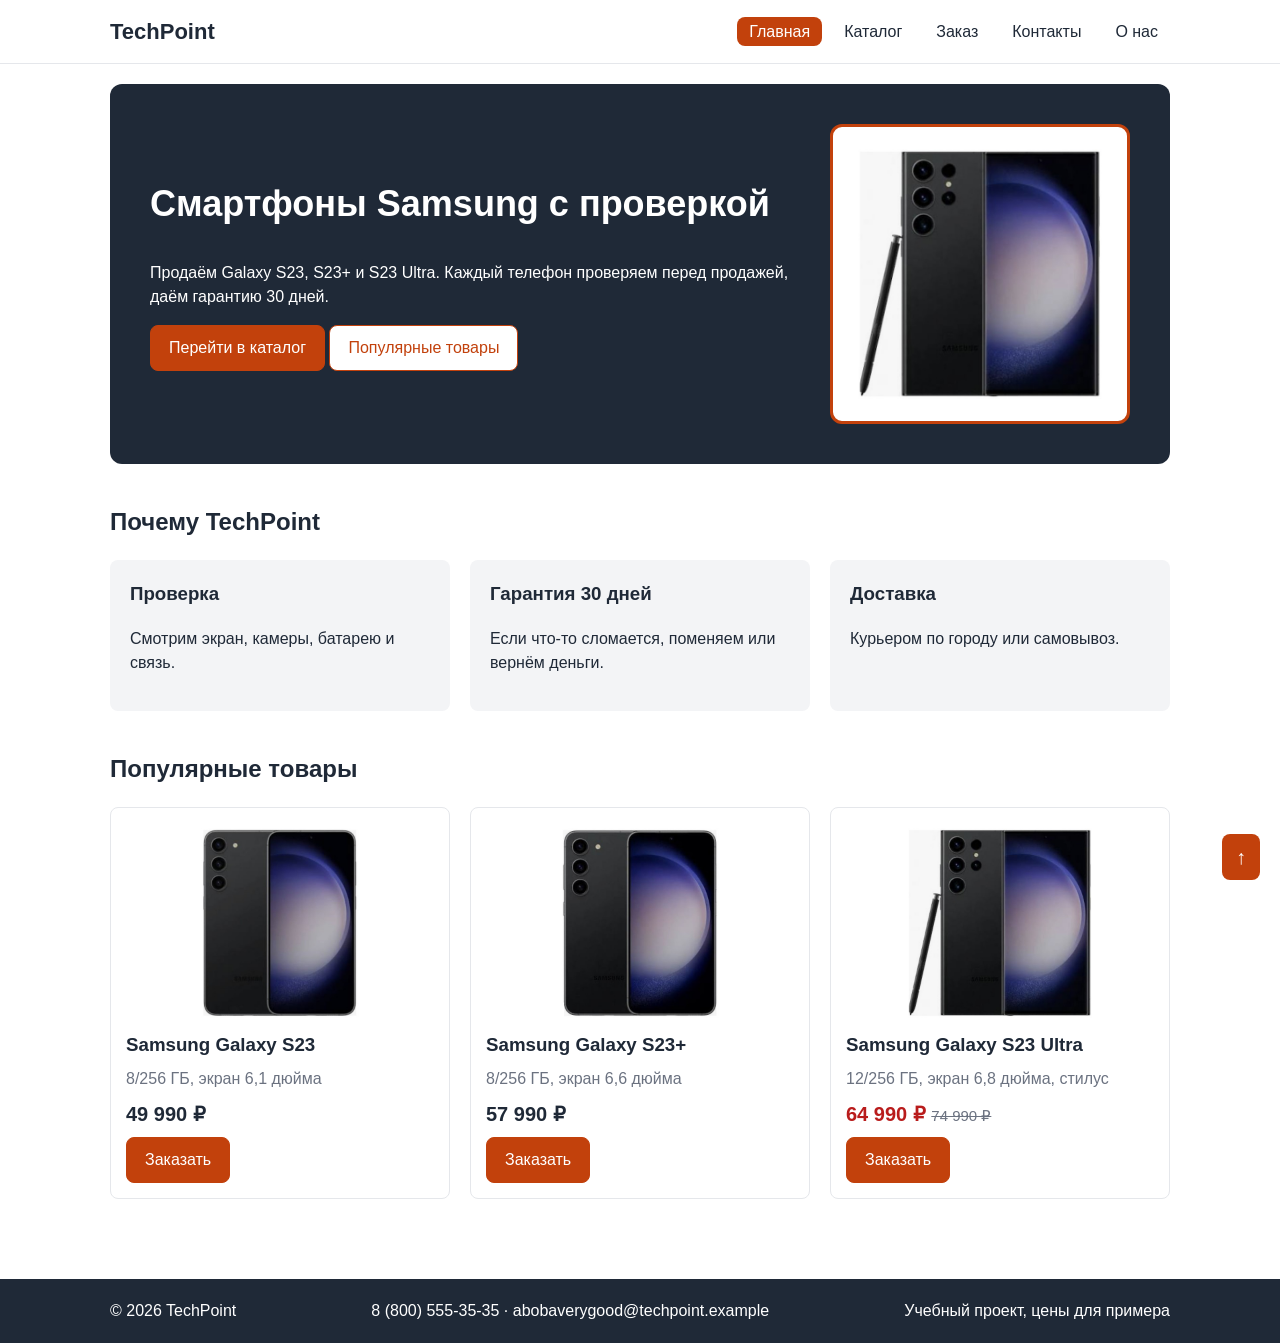
<file: index.html>
<!DOCTYPE html>
<html lang="ru">
<head>
  <meta charset="UTF-8">
  <meta name="viewport" content="width=device-width, initial-scale=1.0">
  <meta name="description" content="Магазин смартфонов Samsung Galaxy S23 с проверкой и гарантией.">
  <title>TechPoint — смартфоны Samsung</title>
  <link rel="stylesheet" href="css/style.css">
  <script src="js/main.js" defer></script>
</head>
<body>
  <header class="header">
    <div class="container header__inner">
      <a class="logo" href="index.html">TechPoint</a>
      <nav class="nav" aria-label="Основная навигация">
        <ul class="nav__list">
          <li><a class="nav__link nav__link--active" href="index.html">Главная</a></li>
          <li><a class="nav__link" href="catalog.html">Каталог</a></li>
          <li><a class="nav__link" href="order.html">Заказ</a></li>
          <li><a class="nav__link" href="contacts.html">Контакты</a></li>
          <li><a class="nav__link" href="index.html#advantages">О нас</a></li>
        </ul>
      </nav>
    </div>
  </header>

  <main class="container page">
    <section class="hero">
      <div>
        <h1>Смартфоны Samsung с проверкой</h1>
        <p>Продаём Galaxy S23, S23+ и S23 Ultra. Каждый телефон проверяем перед продажей, даём гарантию 30 дней.</p>
        <a class="btn" href="catalog.html">Перейти в каталог</a>
        <a class="btn btn--outline" href="#popular">Популярные товары</a>
      </div>
      <img class="hero__img" src="images/samsung-s23-ultra.jpg" alt="Samsung Galaxy S23 Ultra">
    </section>

    <section class="section" id="advantages">
      <h2>Почему TechPoint</h2>
      <ul class="advantages">
        <li class="advantages__item">
          <h3>Проверка</h3>
          <p>Смотрим экран, камеры, батарею и связь.</p>
        </li>
        <li class="advantages__item">
          <h3>Гарантия 30 дней</h3>
          <p>Если что-то сломается, поменяем или вернём деньги.</p>
        </li>
        <li class="advantages__item">
          <h3>Доставка</h3>
          <p>Курьером по городу или самовывоз.</p>
        </li>
      </ul>
    </section>

    <section class="section" id="popular">
      <h2>Популярные товары</h2>
      <div class="cards">
        <article class="card">
          <img class="card__img" src="images/samsung-s23.jpg" alt="Samsung Galaxy S23">
          <h3 class="card__title">Samsung Galaxy S23</h3>
          <p class="card__text">8/256 ГБ, экран 6,1 дюйма</p>
          <p class="card__price">49 990 ₽</p>
          <button class="btn" type="button" data-product="Samsung Galaxy S23">Заказать</button>
        </article>
        <article class="card">
          <img class="card__img" src="images/samsung-s23-plus.jpg" alt="Samsung Galaxy S23+">
          <h3 class="card__title">Samsung Galaxy S23+</h3>
          <p class="card__text">8/256 ГБ, экран 6,6 дюйма</p>
          <p class="card__price">57 990 ₽</p>
          <button class="btn" type="button" data-product="Samsung Galaxy S23+">Заказать</button>
        </article>
        <article class="card card--sale">
          <img class="card__img" src="images/samsung-s23-ultra.jpg" alt="Samsung Galaxy S23 Ultra">
          <h3 class="card__title">Samsung Galaxy S23 Ultra</h3>
          <p class="card__text">12/256 ГБ, экран 6,8 дюйма, стилус</p>
          <p class="card__price">64 990 ₽ <s>74 990 ₽</s></p>
          <button class="btn" type="button" data-product="Samsung Galaxy S23 Ultra">Заказать</button>
        </article>
      </div>
    </section>
  </main>

  <footer class="footer" id="contacts">
    <div class="container footer__inner">
      <p>&copy; 2026 TechPoint</p>
      <p>8 (800) 555-35-35 · abobaverygood@techpoint.example</p>
      <p>Учебный проект, цены для примера</p>
    </div>
  </footer>

  <a class="to-top" href="#">↑</a>

  <dialog class="modal" id="order-dialog">
    <h2>Заявка</h2>
    <form class="form" id="order-form" action="#" method="post" novalidate>
      <input id="selected-product" name="product" type="hidden">

      <div class="form__field">
        <label class="form__label" for="name">Имя</label>
        <input class="form__input" id="name" name="name" type="text" minlength="2" required>
      </div>

      <div class="form__field">
        <label class="form__label" for="phone">Телефон</label>
        <input class="form__input" id="phone" name="phone" type="tel" placeholder="+7 (900) 000-00-00" required>
      </div>

      <div class="form__field">
        <label class="form__label" for="email">E-mail</label>
        <input class="form__input" id="email" name="email" type="email" required>
      </div>

      <div class="form__field">
        <label>
          <input id="agree" name="agree" type="checkbox" required>
          Согласен на обработку данных
        </label>
      </div>

      <div class="form__buttons">
        <button class="btn btn--outline" type="button" id="close-dialog">Закрыть</button>
        <button class="btn" type="submit">Отправить</button>
      </div>
    </form>
  </dialog>

  <p class="message" id="success-message" hidden>Заявка отправлена, мы вам перезвоним!</p>
</body>
</html>
</file>
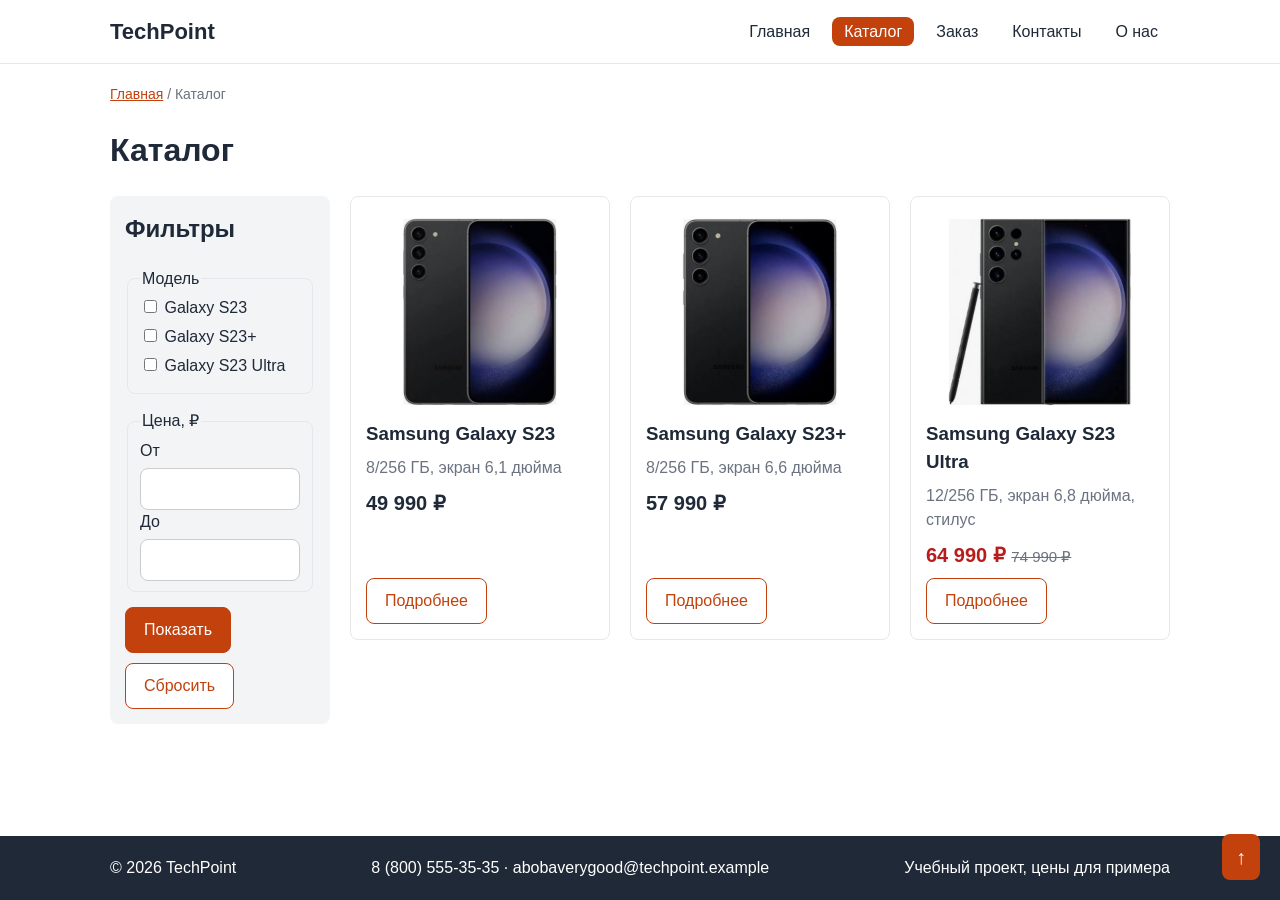
<file: catalog.html>
<!DOCTYPE html>
<html lang="ru">
<head>
  <meta charset="UTF-8">
  <meta name="viewport" content="width=device-width, initial-scale=1.0">
  <meta name="description" content="Каталог смартфонов Samsung Galaxy S23, S23+ и S23 Ultra.">
  <title>Каталог — TechPoint</title>
  <link rel="stylesheet" href="css/style.css">
  <script src="js/catalog.js" defer></script>
</head>
<body>
  <header class="header">
    <div class="container header__inner">
      <a class="logo" href="index.html">TechPoint</a>
      <nav class="nav" aria-label="Основная навигация">
        <ul class="nav__list">
          <li><a class="nav__link" href="index.html">Главная</a></li>
          <li><a class="nav__link nav__link--active" href="catalog.html">Каталог</a></li>
          <li><a class="nav__link" href="order.html">Заказ</a></li>
          <li><a class="nav__link" href="contacts.html">Контакты</a></li>
          <li><a class="nav__link" href="index.html#advantages">О нас</a></li>
        </ul>
      </nav>
    </div>
  </header>

  <main class="container page">
    <nav class="breadcrumbs">
      <a href="index.html">Главная</a> / <span>Каталог</span>
    </nav>

    <h1>Каталог</h1>

    <div class="catalog">
      <aside class="filters">
        <h2>Фильтры</h2>
        <form id="filters" action="#" method="get">
          <fieldset class="filters__group">
            <legend>Модель</legend>
            <label><input type="checkbox" name="model" value="s23"> Galaxy S23</label>
            <label><input type="checkbox" name="model" value="s23plus"> Galaxy S23+</label>
            <label><input type="checkbox" name="model" value="s23ultra"> Galaxy S23 Ultra</label>
          </fieldset>

          <fieldset class="filters__group">
            <legend>Цена, ₽</legend>
            <label for="price-from">От</label>
            <input class="form__input" id="price-from" name="price-from" type="number" min="0">
            <label for="price-to">До</label>
            <input class="form__input" id="price-to" name="price-to" type="number" min="0">
          </fieldset>

          <div class="filters__buttons">
            <button class="btn" type="submit">Показать</button>
            <button class="btn btn--outline" type="reset">Сбросить</button>
          </div>
        </form>
      </aside>

      <section>
        <div class="cards">
          <article class="card" data-model="s23" data-price="49990">
            <img class="card__img" src="images/samsung-s23.jpg" alt="Samsung Galaxy S23">
            <h3 class="card__title">Samsung Galaxy S23</h3>
            <p class="card__text">8/256 ГБ, экран 6,1 дюйма</p>
            <p class="card__price">49 990 ₽</p>
            <a class="btn btn--outline" href="product-s23.html">Подробнее</a>
          </article>
          <article class="card" data-model="s23plus" data-price="57990">
            <img class="card__img" src="images/samsung-s23-plus.jpg" alt="Samsung Galaxy S23+">
            <h3 class="card__title">Samsung Galaxy S23+</h3>
            <p class="card__text">8/256 ГБ, экран 6,6 дюйма</p>
            <p class="card__price">57 990 ₽</p>
            <a class="btn btn--outline" href="product-s23-plus.html">Подробнее</a>
          </article>
          <article class="card card--sale" data-model="s23ultra" data-price="64990">
            <img class="card__img" src="images/samsung-s23-ultra.jpg" alt="Samsung Galaxy S23 Ultra">
            <h3 class="card__title">Samsung Galaxy S23 Ultra</h3>
            <p class="card__text">12/256 ГБ, экран 6,8 дюйма, стилус</p>
            <p class="card__price">64 990 ₽ <s>74 990 ₽</s></p>
            <a class="btn btn--outline" href="product.html">Подробнее</a>
          </article>
        </div>
        <p class="empty-message" id="empty-message" hidden>Ничего не найдено. Попробуйте изменить фильтры.</p>
      </section>
    </div>
  </main>

  <footer class="footer" id="contacts">
    <div class="container footer__inner">
      <p>&copy; 2026 TechPoint</p>
      <p>8 (800) 555-35-35 · abobaverygood@techpoint.example</p>
      <p>Учебный проект, цены для примера</p>
    </div>
  </footer>

  <a class="to-top" href="#">↑</a>
</body>
</html>
</file>
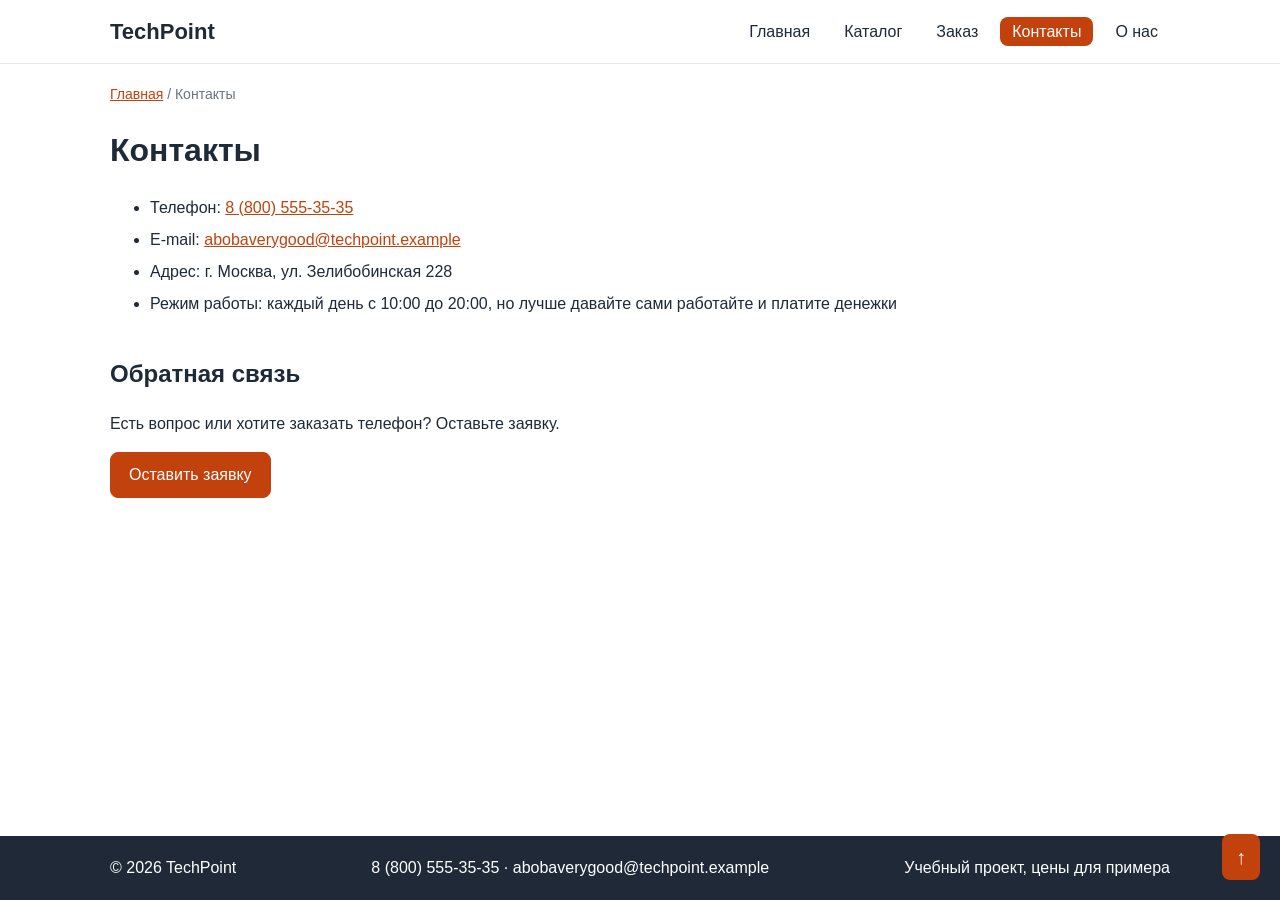
<file: contacts.html>
<!DOCTYPE html>
<html lang="ru">
<head>
  <meta charset="UTF-8">
  <meta name="viewport" content="width=device-width, initial-scale=1.0">
  <meta name="description" content="Контакты магазина TechPoint.">
  <title>Контакты — TechPoint</title>
  <link rel="stylesheet" href="css/style.css">
</head>
<body>
  <header class="header">
    <div class="container header__inner">
      <a class="logo" href="index.html">TechPoint</a>
      <nav class="nav" aria-label="Основная навигация">
        <ul class="nav__list">
          <li><a class="nav__link" href="index.html">Главная</a></li>
          <li><a class="nav__link" href="catalog.html">Каталог</a></li>
          <li><a class="nav__link" href="order.html">Заказ</a></li>
          <li><a class="nav__link nav__link--active" href="contacts.html">Контакты</a></li>
          <li><a class="nav__link" href="index.html#advantages">О нас</a></li>
        </ul>
      </nav>
    </div>
  </header>

  <main class="container page">
    <nav class="breadcrumbs">
      <a href="index.html">Главная</a> / <span>Контакты</span>
    </nav>

    <h1>Контакты</h1>

    <section class="section">
      <ul class="contacts">
        <li>Телефон: <a href="tel:+78005553535">8 (800) 555-35-35</a></li>
        <li>E-mail: <a href="mailto:abobaverygood@techpoint.example">abobaverygood@techpoint.example</a></li>
        <li>Адрес: г. Москва, ул. Зелибобинская 228</li>
        <li>Режим работы: каждый день с 10:00 до 20:00, но лучше давайте сами работайте и платите денежки</li>
      </ul>
    </section>

    <section class="section">
      <h2>Обратная связь</h2>
      <p>Есть вопрос или хотите заказать телефон? Оставьте заявку.</p>
      <a class="btn" href="order.html">Оставить заявку</a>
    </section>
  </main>

  <footer class="footer" id="contacts">
    <div class="container footer__inner">
      <p>&copy; 2026 TechPoint</p>
      <p>8 (800) 555-35-35 · abobaverygood@techpoint.example</p>
      <p>Учебный проект, цены для примера</p>
    </div>
  </footer>

  <a class="to-top" href="#">↑</a>
</body>
</html>
</file>
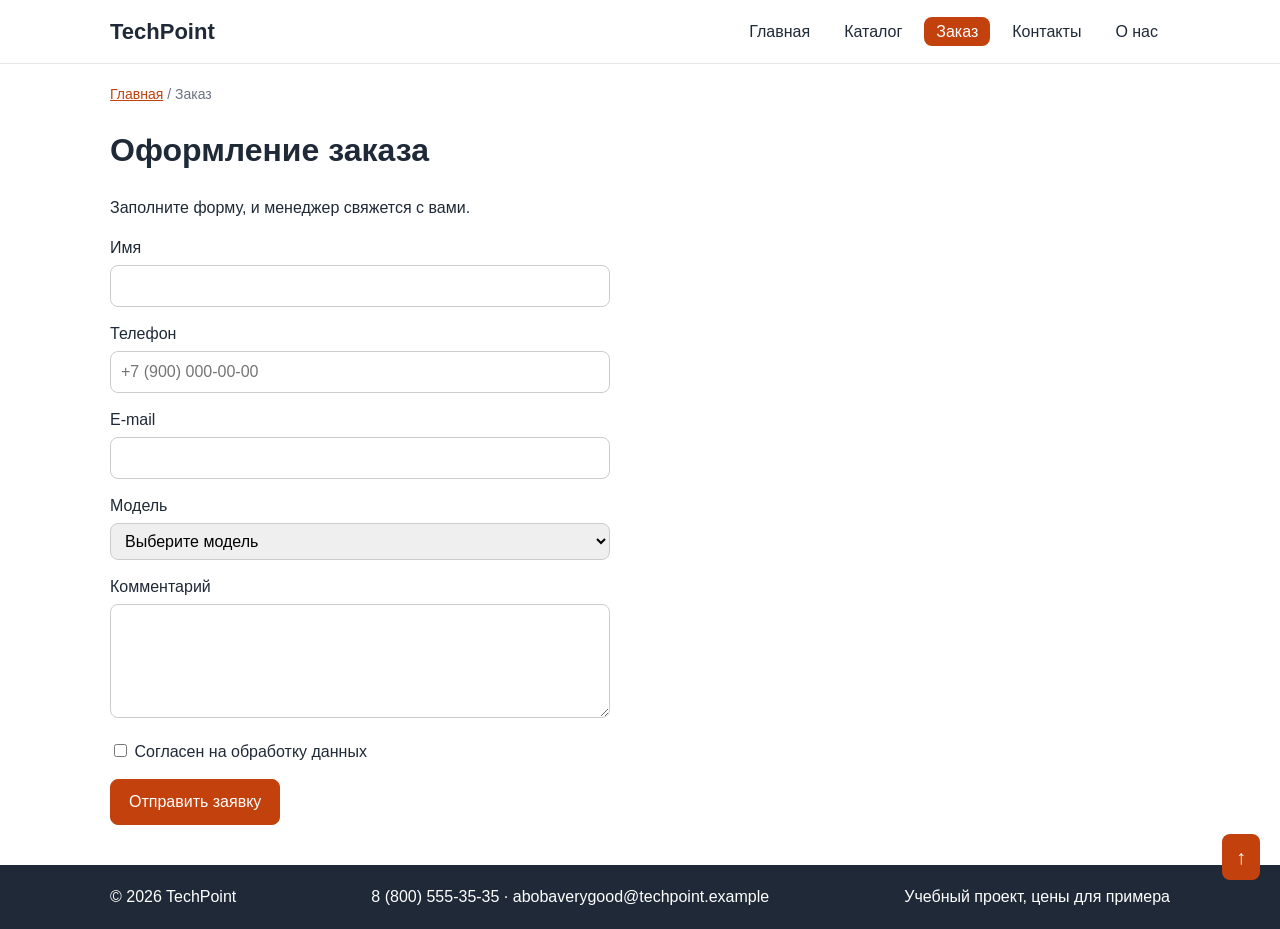
<file: order.html>
<!DOCTYPE html>
<html lang="ru">
<head>
  <meta charset="UTF-8">
  <meta name="viewport" content="width=device-width, initial-scale=1.0">
  <meta name="description" content="Оформление заявки на покупку смартфона в TechPoint.">
  <title>Заказ — TechPoint</title>
  <link rel="stylesheet" href="css/style.css">
</head>
<body>
  <header class="header">
    <div class="container header__inner">
      <a class="logo" href="index.html">TechPoint</a>
      <nav class="nav" aria-label="Основная навигация">
        <ul class="nav__list">
          <li><a class="nav__link" href="index.html">Главная</a></li>
          <li><a class="nav__link" href="catalog.html">Каталог</a></li>
          <li><a class="nav__link nav__link--active" href="order.html">Заказ</a></li>
          <li><a class="nav__link" href="contacts.html">Контакты</a></li>
          <li><a class="nav__link" href="index.html#advantages">О нас</a></li>
        </ul>
      </nav>
    </div>
  </header>

  <main class="container page">
    <nav class="breadcrumbs">
      <a href="index.html">Главная</a> / <span>Заказ</span>
    </nav>

    <h1>Оформление заказа</h1>
    <p>Заполните форму, и менеджер свяжется с вами.</p>

    <form class="form form--page" action="#" method="post">
      <div class="form__field">
        <label class="form__label" for="order-name">Имя</label>
        <input class="form__input" id="order-name" name="name" type="text" required>
      </div>

      <div class="form__field">
        <label class="form__label" for="order-phone">Телефон</label>
        <input class="form__input" id="order-phone" name="phone" type="tel" placeholder="+7 (900) 000-00-00" required>
      </div>

      <div class="form__field">
        <label class="form__label" for="order-email">E-mail</label>
        <input class="form__input" id="order-email" name="email" type="email" required>
      </div>

      <div class="form__field">
        <label class="form__label" for="order-model">Модель</label>
        <select class="form__input" id="order-model" name="model" required>
          <option value="">Выберите модель</option>
          <option>Samsung Galaxy S23</option>
          <option>Samsung Galaxy S23+</option>
          <option>Samsung Galaxy S23 Ultra</option>
        </select>
      </div>

      <div class="form__field">
        <label class="form__label" for="order-comment">Комментарий</label>
        <textarea class="form__input" id="order-comment" name="comment" rows="4"></textarea>
      </div>

      <div class="form__field">
        <label>
          <input name="agree" type="checkbox" required>
          Согласен на обработку данных
        </label>
      </div>

      <button class="btn" type="submit">Отправить заявку</button>
    </form>
  </main>

  <footer class="footer" id="contacts">
    <div class="container footer__inner">
      <p>&copy; 2026 TechPoint</p>
      <p>8 (800) 555-35-35 · abobaverygood@techpoint.example</p>
      <p>Учебный проект, цены для примера</p>
    </div>
  </footer>

  <a class="to-top" href="#">↑</a>
</body>
</html>
</file>
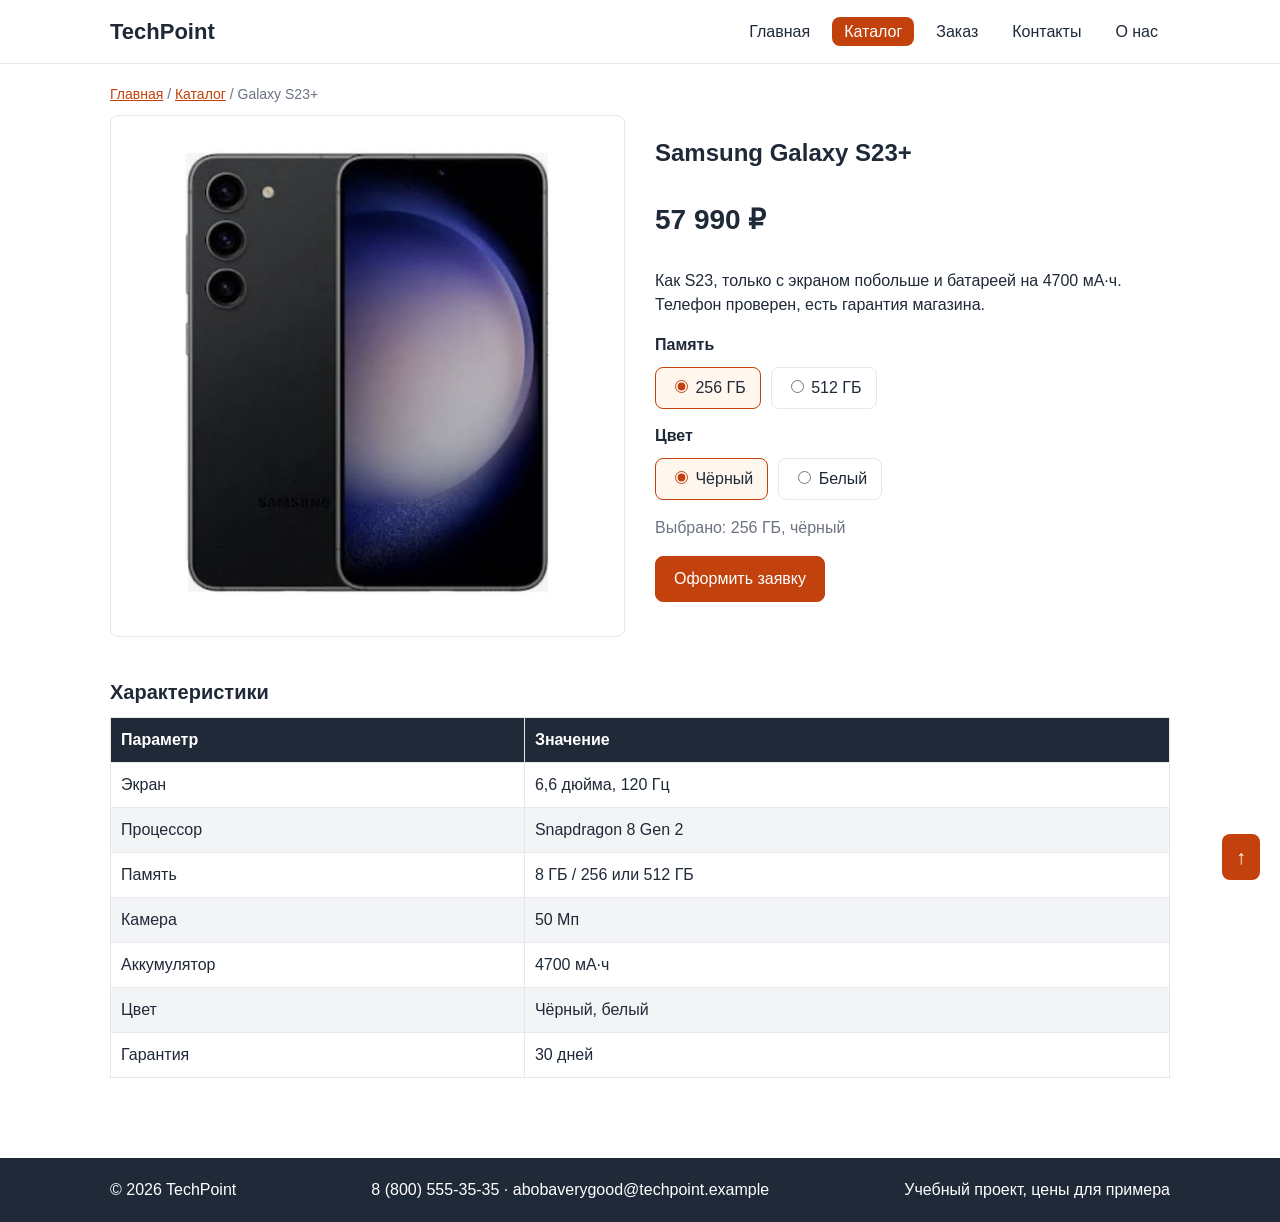
<file: product-s23-plus.html>
<!DOCTYPE html>
<html lang="ru">
<head>
  <meta charset="UTF-8">
  <meta name="viewport" content="width=device-width, initial-scale=1.0">
  <meta name="description" content="Samsung Galaxy S23+: цена и характеристики.">
  <title>Galaxy S23+ — TechPoint</title>
  <link rel="stylesheet" href="css/style.css">
  <script src="js/product.js" defer></script>
</head>
<body>
  <header class="header">
    <div class="container header__inner">
      <a class="logo" href="index.html">TechPoint</a>
      <nav class="nav" aria-label="Основная навигация">
        <ul class="nav__list">
          <li><a class="nav__link" href="index.html">Главная</a></li>
          <li><a class="nav__link nav__link--active" href="catalog.html">Каталог</a></li>
          <li><a class="nav__link" href="order.html">Заказ</a></li>
          <li><a class="nav__link" href="contacts.html">Контакты</a></li>
          <li><a class="nav__link" href="index.html#advantages">О нас</a></li>
        </ul>
      </nav>
    </div>
  </header>

  <main class="container page">
    <nav class="breadcrumbs">
      <a href="index.html">Главная</a> / <a href="catalog.html">Каталог</a> / <span>Galaxy S23+</span>
    </nav>

    <article class="product">
      <div class="product__photo">
        <img src="images/samsung-s23-plus.jpg" alt="Samsung Galaxy S23+">
      </div>
      <div>
        <h1>Samsung Galaxy S23+</h1>
        <p class="product__price"><span id="price" data-price="57990">57 990 ₽</span></p>
        <p>Как S23, только с экраном побольше и батареей на 4700 мА·ч. Телефон проверен, есть гарантия магазина.</p>
        <div class="options">
          <p class="options__title">Память</p>
          <label class="option"><input type="radio" name="memory" value="256 ГБ" data-extra="0" checked> 256 ГБ</label>
          <label class="option"><input type="radio" name="memory" value="512 ГБ" data-extra="4000"> 512 ГБ</label>
        </div>

        <div class="options">
          <p class="options__title">Цвет</p>
          <label class="option"><input type="radio" name="color" value="чёрный" checked> Чёрный</label>
          <label class="option"><input type="radio" name="color" value="белый"> Белый</label>
        </div>

        <p class="product__selected">Выбрано: <span id="selected">256 ГБ, чёрный</span></p>

        <a class="btn" href="order.html">Оформить заявку</a>
      </div>
    </article>

    <section class="section">
      <table class="specs">
        <caption>Характеристики</caption>
        <thead>
          <tr>
            <th>Параметр</th>
            <th>Значение</th>
          </tr>
        </thead>
        <tbody>
          <tr>
            <td>Экран</td>
            <td>6,6 дюйма, 120 Гц</td>
          </tr>
          <tr>
            <td>Процессор</td>
            <td>Snapdragon 8 Gen 2</td>
          </tr>
          <tr>
            <td>Память</td>
            <td>8 ГБ / 256 или 512 ГБ</td>
          </tr>
          <tr>
            <td>Камера</td>
            <td>50 Мп</td>
          </tr>
          <tr>
            <td>Аккумулятор</td>
            <td>4700 мА·ч</td>
          </tr>
          <tr>
            <td>Цвет</td>
            <td>Чёрный, белый</td>
          </tr>
          <tr>
            <td>Гарантия</td>
            <td>30 дней</td>
          </tr>
        </tbody>
      </table>
    </section>
  </main>

  <footer class="footer" id="contacts">
    <div class="container footer__inner">
      <p>&copy; 2026 TechPoint</p>
      <p>8 (800) 555-35-35 · abobaverygood@techpoint.example</p>
      <p>Учебный проект, цены для примера</p>
    </div>
  </footer>

  <a class="to-top" href="#">↑</a>
</body>
</html>
</file>
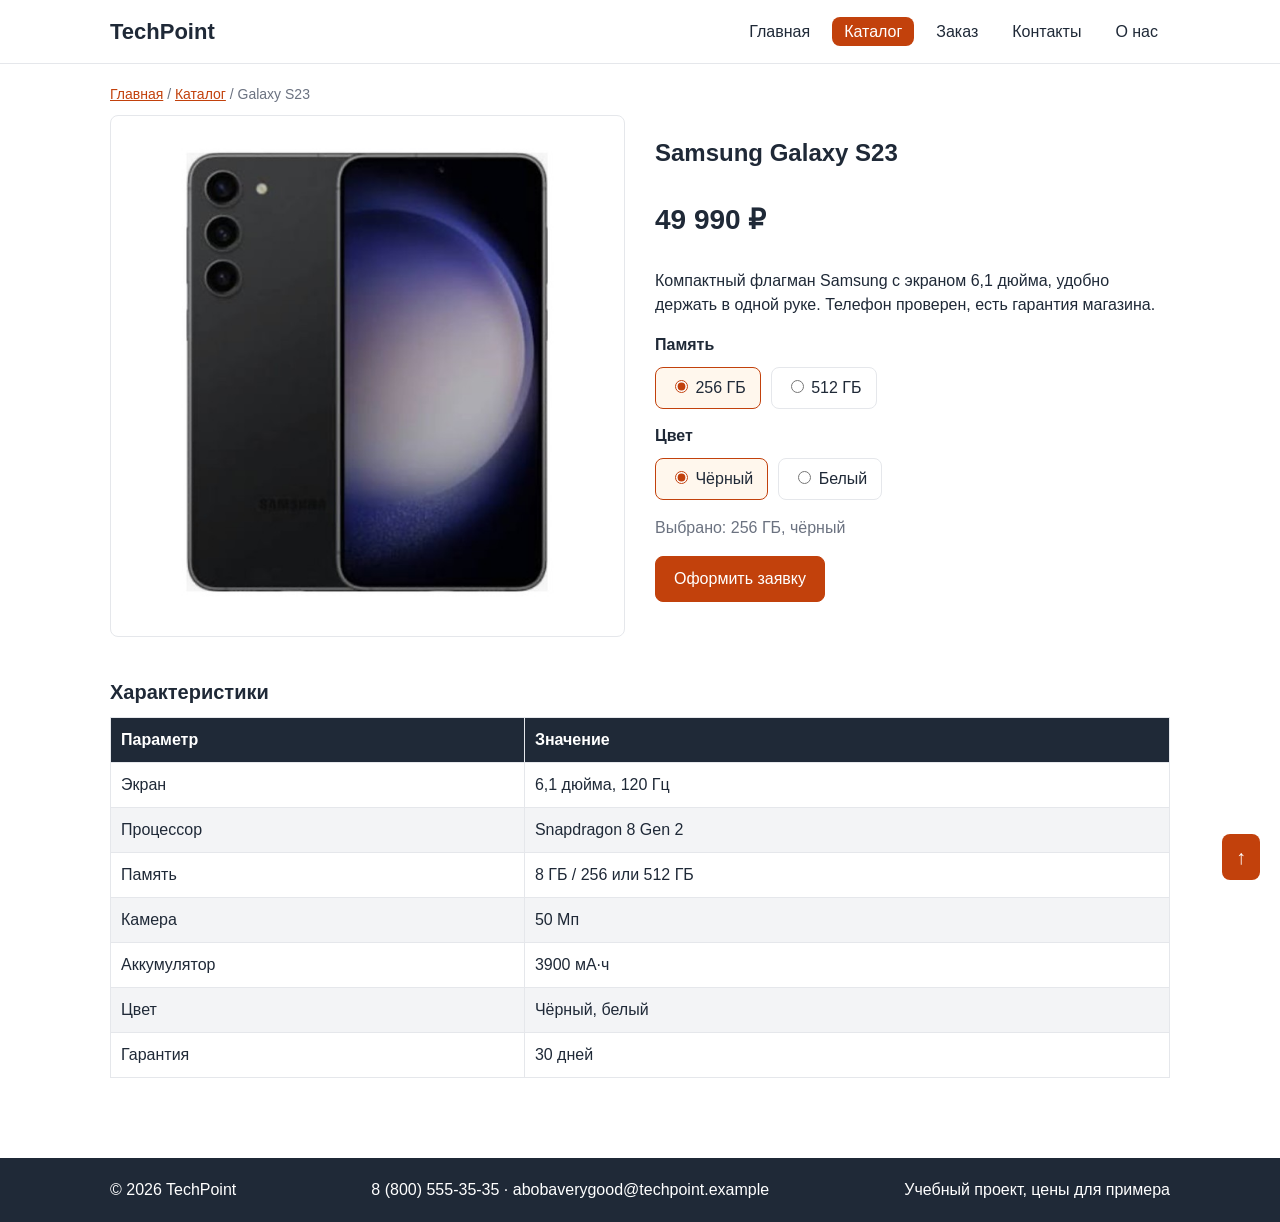
<file: product-s23.html>
<!DOCTYPE html>
<html lang="ru">
<head>
  <meta charset="UTF-8">
  <meta name="viewport" content="width=device-width, initial-scale=1.0">
  <meta name="description" content="Samsung Galaxy S23: цена и характеристики.">
  <title>Galaxy S23 — TechPoint</title>
  <link rel="stylesheet" href="css/style.css">
  <script src="js/product.js" defer></script>
</head>
<body>
  <header class="header">
    <div class="container header__inner">
      <a class="logo" href="index.html">TechPoint</a>
      <nav class="nav" aria-label="Основная навигация">
        <ul class="nav__list">
          <li><a class="nav__link" href="index.html">Главная</a></li>
          <li><a class="nav__link nav__link--active" href="catalog.html">Каталог</a></li>
          <li><a class="nav__link" href="order.html">Заказ</a></li>
          <li><a class="nav__link" href="contacts.html">Контакты</a></li>
          <li><a class="nav__link" href="index.html#advantages">О нас</a></li>
        </ul>
      </nav>
    </div>
  </header>

  <main class="container page">
    <nav class="breadcrumbs">
      <a href="index.html">Главная</a> / <a href="catalog.html">Каталог</a> / <span>Galaxy S23</span>
    </nav>

    <article class="product">
      <div class="product__photo">
        <img src="images/samsung-s23.jpg" alt="Samsung Galaxy S23">
      </div>
      <div>
        <h1>Samsung Galaxy S23</h1>
        <p class="product__price"><span id="price" data-price="49990">49 990 ₽</span></p>
        <p>Компактный флагман Samsung с экраном 6,1 дюйма, удобно держать в одной руке. Телефон проверен, есть гарантия магазина.</p>
        <div class="options">
          <p class="options__title">Память</p>
          <label class="option"><input type="radio" name="memory" value="256 ГБ" data-extra="0" checked> 256 ГБ</label>
          <label class="option"><input type="radio" name="memory" value="512 ГБ" data-extra="4000"> 512 ГБ</label>
        </div>

        <div class="options">
          <p class="options__title">Цвет</p>
          <label class="option"><input type="radio" name="color" value="чёрный" checked> Чёрный</label>
          <label class="option"><input type="radio" name="color" value="белый"> Белый</label>
        </div>

        <p class="product__selected">Выбрано: <span id="selected">256 ГБ, чёрный</span></p>

        <a class="btn" href="order.html">Оформить заявку</a>
      </div>
    </article>

    <section class="section">
      <table class="specs">
        <caption>Характеристики</caption>
        <thead>
          <tr>
            <th>Параметр</th>
            <th>Значение</th>
          </tr>
        </thead>
        <tbody>
          <tr>
            <td>Экран</td>
            <td>6,1 дюйма, 120 Гц</td>
          </tr>
          <tr>
            <td>Процессор</td>
            <td>Snapdragon 8 Gen 2</td>
          </tr>
          <tr>
            <td>Память</td>
            <td>8 ГБ / 256 или 512 ГБ</td>
          </tr>
          <tr>
            <td>Камера</td>
            <td>50 Мп</td>
          </tr>
          <tr>
            <td>Аккумулятор</td>
            <td>3900 мА·ч</td>
          </tr>
          <tr>
            <td>Цвет</td>
            <td>Чёрный, белый</td>
          </tr>
          <tr>
            <td>Гарантия</td>
            <td>30 дней</td>
          </tr>
        </tbody>
      </table>
    </section>
  </main>

  <footer class="footer" id="contacts">
    <div class="container footer__inner">
      <p>&copy; 2026 TechPoint</p>
      <p>8 (800) 555-35-35 · abobaverygood@techpoint.example</p>
      <p>Учебный проект, цены для примера</p>
    </div>
  </footer>

  <a class="to-top" href="#">↑</a>
</body>
</html>
</file>
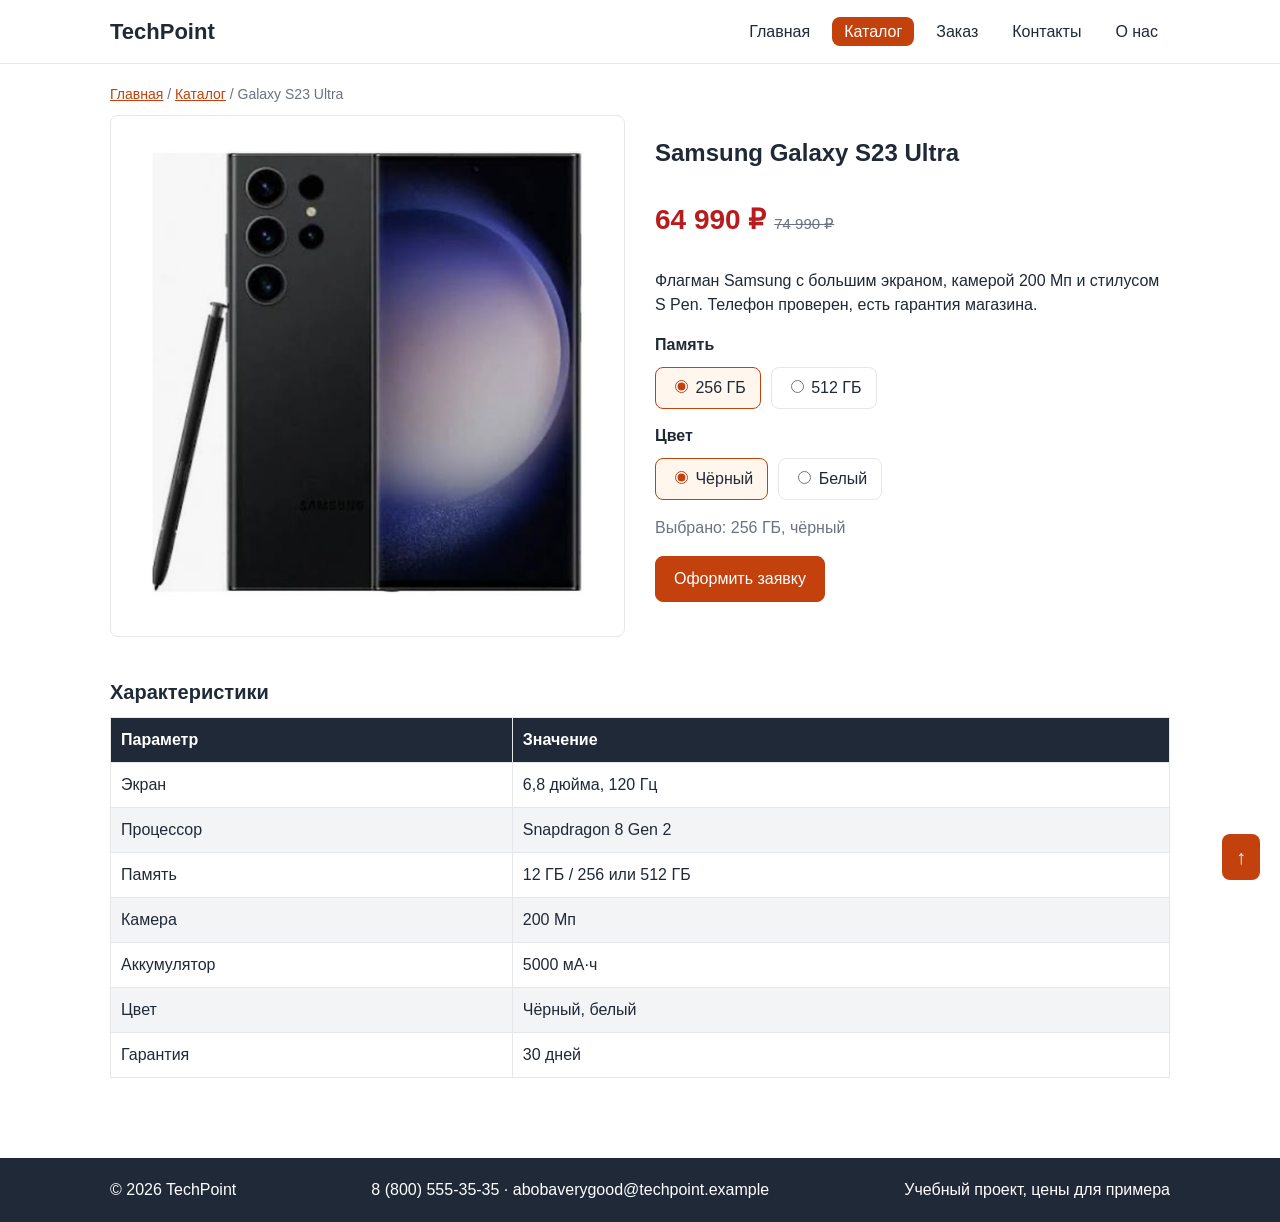
<file: product.html>
<!DOCTYPE html>
<html lang="ru">
<head>
  <meta charset="UTF-8">
  <meta name="viewport" content="width=device-width, initial-scale=1.0">
  <meta name="description" content="Samsung Galaxy S23 Ultra: цена и характеристики.">
  <title>Galaxy S23 Ultra — TechPoint</title>
  <link rel="stylesheet" href="css/style.css">
  <script src="js/product.js" defer></script>
</head>
<body>
  <header class="header">
    <div class="container header__inner">
      <a class="logo" href="index.html">TechPoint</a>
      <nav class="nav" aria-label="Основная навигация">
        <ul class="nav__list">
          <li><a class="nav__link" href="index.html">Главная</a></li>
          <li><a class="nav__link nav__link--active" href="catalog.html">Каталог</a></li>
          <li><a class="nav__link" href="order.html">Заказ</a></li>
          <li><a class="nav__link" href="contacts.html">Контакты</a></li>
          <li><a class="nav__link" href="index.html#advantages">О нас</a></li>
        </ul>
      </nav>
    </div>
  </header>

  <main class="container page">
    <nav class="breadcrumbs">
      <a href="index.html">Главная</a> / <a href="catalog.html">Каталог</a> / <span>Galaxy S23 Ultra</span>
    </nav>

    <article class="product">
      <div class="product__photo">
        <img src="images/samsung-s23-ultra.jpg" alt="Samsung Galaxy S23 Ultra">
      </div>
      <div>
        <h1>Samsung Galaxy S23 Ultra</h1>
        <p class="product__price product__price--sale"><span id="price" data-price="64990">64 990 ₽</span> <s id="old-price" data-price="74990">74 990 ₽</s></p>
        <p>Флагман Samsung с большим экраном, камерой 200 Мп и стилусом S Pen. Телефон проверен, есть гарантия магазина.</p>
        <div class="options">
          <p class="options__title">Память</p>
          <label class="option"><input type="radio" name="memory" value="256 ГБ" data-extra="0" checked> 256 ГБ</label>
          <label class="option"><input type="radio" name="memory" value="512 ГБ" data-extra="4000"> 512 ГБ</label>
        </div>

        <div class="options">
          <p class="options__title">Цвет</p>
          <label class="option"><input type="radio" name="color" value="чёрный" checked> Чёрный</label>
          <label class="option"><input type="radio" name="color" value="белый"> Белый</label>
        </div>

        <p class="product__selected">Выбрано: <span id="selected">256 ГБ, чёрный</span></p>

        <a class="btn" href="order.html">Оформить заявку</a>
      </div>
    </article>

    <section class="section">
      <table class="specs">
        <caption>Характеристики</caption>
        <thead>
          <tr>
            <th>Параметр</th>
            <th>Значение</th>
          </tr>
        </thead>
        <tbody>
          <tr>
            <td>Экран</td>
            <td>6,8 дюйма, 120 Гц</td>
          </tr>
          <tr>
            <td>Процессор</td>
            <td>Snapdragon 8 Gen 2</td>
          </tr>
          <tr>
            <td>Память</td>
            <td>12 ГБ / 256 или 512 ГБ</td>
          </tr>
          <tr>
            <td>Камера</td>
            <td>200 Мп</td>
          </tr>
          <tr>
            <td>Аккумулятор</td>
            <td>5000 мА·ч</td>
          </tr>
          <tr>
            <td>Цвет</td>
            <td>Чёрный, белый</td>
          </tr>
          <tr>
            <td>Гарантия</td>
            <td>30 дней</td>
          </tr>
        </tbody>
      </table>
    </section>
  </main>

  <footer class="footer" id="contacts">
    <div class="container footer__inner">
      <p>&copy; 2026 TechPoint</p>
      <p>8 (800) 555-35-35 · abobaverygood@techpoint.example</p>
      <p>Учебный проект, цены для примера</p>
    </div>
  </footer>

  <a class="to-top" href="#">↑</a>
</body>
</html>
</file>
<file: css/style.css>
/* 1. Переменные */

:root {
  --orange: #c2410c;
  --orange-dark: #9a3412;
  --dark: #1f2937;
  --gray: #6b7280;
  --light: #f3f4f6;
  --border: #e5e7eb;
  --red: #b91c1c;
  --radius: 8px;
}

/* 2. Базовые стили */

* {
  box-sizing: border-box;
}

body {
  display: flex;
  flex-direction: column;
  min-height: 100vh;
  margin: 0;
  font-family: Arial, sans-serif;
  line-height: 1.5;
  color: var(--dark);
  background-color: #fff;
}

img {
  max-width: 100%;
}

a {
  color: var(--orange);
}

a:hover {
  color: var(--orange-dark);
}

a:focus-visible,
button:focus-visible,
input:focus-visible,
select:focus-visible,
textarea:focus-visible {
  outline: 2px solid var(--orange);
  outline-offset: 2px;
}

.container {
  max-width: 1100px;
  margin: 0 auto;
  padding: 0 20px;
}

.page {
  flex: 1;
  width: 100%;
  padding-top: 20px;
  padding-bottom: 40px;
}

.section {
  margin-bottom: 40px;
}

/* 3. Кнопки */

.btn {
  display: inline-block;
  padding: 10px 18px;
  border: 1px solid var(--orange);
  border-radius: var(--radius);
  font: inherit;
  color: #fff;
  background-color: var(--orange);
  text-decoration: none;
  cursor: pointer;
}

.btn:hover {
  color: #fff;
  background-color: var(--orange-dark);
}

.btn--outline {
  color: var(--orange);
  background-color: #fff;
}

.btn--outline:hover {
  color: #fff;
  background-color: var(--orange);
}

/* 4. Шапка, подвал, блоки страниц */

.header {
  position: sticky;
  top: 0;
  z-index: 10;
  background-color: #fff;
  border-bottom: 1px solid var(--border);
}

.header__inner {
  display: flex;
  justify-content: space-between;
  align-items: center;
  padding-top: 15px;
  padding-bottom: 15px;
}

.logo {
  font-size: 22px;
  font-weight: bold;
  color: var(--dark);
  text-decoration: none;
}

.nav__list {
  display: flex;
  gap: 10px;
  margin: 0;
  padding: 0;
  list-style: none;
}

.nav__link {
  padding: 6px 12px;
  color: var(--dark);
  text-decoration: none;
  border-radius: var(--radius);
}

.nav__link:hover {
  background-color: var(--light);
}

.nav__link--active {
  color: #fff;
  background-color: var(--orange);
}

.nav__link--active:hover {
  color: #fff;
  background-color: var(--orange-dark);
}

.breadcrumbs {
  margin-bottom: 10px;
  font-size: 14px;
  color: var(--gray);
}

.hero {
  display: grid;
  grid-template-columns: 1fr 300px;
  gap: 30px;
  align-items: center;
  margin-bottom: 40px;
  padding: 40px;
  color: #fff;
  background-color: var(--dark);
  border-radius: 12px;
}

.hero h1 {
  margin-top: 0;
  font-size: 36px;
}

.hero__img {
  width: 300px;
  height: auto;
  padding: 15px;
  background-color: #fff;
  border: 3px solid var(--orange);
  border-radius: 12px;
}

.advantages {
  display: grid;
  grid-template-columns: repeat(3, 1fr);
  gap: 20px;
  margin: 0;
  padding: 0;
  list-style: none;
}

.advantages__item {
  padding: 20px;
  background-color: var(--light);
  border-radius: var(--radius);
}

.advantages__item h3 {
  margin-top: 0;
}

.footer {
  padding: 20px 0;
  color: #fff;
  background-color: var(--dark);
}

.footer__inner {
  display: flex;
  justify-content: space-between;
  flex-wrap: wrap;
  gap: 10px;
}

.footer p {
  margin: 0;
}

.to-top {
  position: fixed;
  right: 20px;
  bottom: 20px;
  z-index: 20;
  padding: 8px 14px;
  font-size: 20px;
  color: #fff;
  background-color: var(--orange);
  border-radius: var(--radius);
  text-decoration: none;
}

.to-top:hover {
  color: #fff;
  background-color: var(--orange-dark);
}

/* 5. Карточки, каталог, товар */

.cards {
  display: grid;
  grid-template-columns: repeat(3, 1fr);
  gap: 20px;
}

.card {
  display: flex;
  flex-direction: column;
  gap: 8px;
  padding: 15px;
  border: 1px solid var(--border);
  border-radius: var(--radius);
}

.card[hidden] {
  display: none;
}

.card:hover {
  border-color: var(--orange);
}

.card__img {
  height: 200px;
  object-fit: contain;
}

.card__title,
.card__text,
.card__price {
  margin: 0;
}

.card__text {
  color: var(--gray);
}

.card__price {
  font-size: 20px;
  font-weight: bold;
}

.card--sale .card__price {
  color: var(--red);
}

.card s,
.product__price s {
  font-size: 15px;
  font-weight: normal;
  color: var(--gray);
}

.card .btn {
  margin-top: auto;
  align-self: flex-start;
}

.catalog {
  display: grid;
  grid-template-columns: 220px 1fr;
  gap: 20px;
  align-items: start;
}

.filters {
  position: sticky;
  top: 90px;
  padding: 15px;
  background-color: var(--light);
  border-radius: var(--radius);
}

.filters h2 {
  margin-top: 0;
}

.filters label {
  display: block;
  margin-bottom: 5px;
}

.filters__buttons {
  display: flex;
  flex-wrap: wrap;
  gap: 10px;
}

.filters__group {
  margin-bottom: 15px;
  border: 1px solid var(--border);
  border-radius: var(--radius);
}

.empty-message {
  padding: 20px;
  color: var(--gray);
  background-color: var(--light);
  border-radius: var(--radius);
}

.product {
  display: grid;
  grid-template-columns: 1fr 1fr;
  gap: 30px;
  margin-bottom: 40px;
}

.product__photo {
  padding: 20px;
  text-align: center;
  border: 1px solid var(--border);
  border-radius: var(--radius);
}

.product__price {
  font-size: 28px;
  font-weight: bold;
}

.product__price--sale {
  color: var(--red);
}

.options {
  display: flex;
  flex-wrap: wrap;
  align-items: center;
  gap: 10px;
  margin-bottom: 15px;
}

.options__title {
  width: 100%;
  margin: 0;
  font-weight: bold;
}

.option {
  padding: 8px 14px;
  border: 1px solid var(--border);
  border-radius: var(--radius);
  cursor: pointer;
}

.option:hover {
  border-color: var(--orange);
}

.option:has(input:checked) {
  border-color: var(--orange);
  background-color: #fff7ed;
}

.option input {
  accent-color: var(--orange);
}

.product__selected {
  color: var(--gray);
}

.specs {
  width: 100%;
  border-collapse: collapse;
}

.specs caption {
  margin-bottom: 10px;
  font-size: 20px;
  font-weight: bold;
  text-align: left;
}

.specs th,
.specs td {
  padding: 10px;
  text-align: left;
  border: 1px solid var(--border);
}

.specs th {
  color: #fff;
  background-color: var(--dark);
}

.specs tr:nth-child(even) {
  background-color: var(--light);
}

.contacts li {
  margin-bottom: 8px;
}

/* 6. Формы и модальное окно */

.form--page {
  max-width: 500px;
}

.form__field {
  margin-bottom: 15px;
}

.form__label {
  display: block;
  margin-bottom: 5px;
}

.form__input {
  width: 100%;
  padding: 8px 10px;
  border: 1px solid #ccc;
  border-radius: var(--radius);
  font: inherit;
}

.form__input:hover {
  border-color: var(--orange);
}

.form__input[aria-invalid="true"] {
  border-color: var(--red);
}

.form__buttons {
  display: flex;
  gap: 10px;
}

.modal {
  width: 400px;
  padding: 25px;
  border: none;
  border-radius: 12px;
}

.modal::backdrop {
  background-color: rgba(0, 0, 0, 0.5);
}

.modal h2 {
  margin-top: 0;
}

.message {
  position: fixed;
  left: 20px;
  bottom: 20px;
  z-index: 30;
  margin: 0;
  padding: 15px 20px;
  color: #fff;
  background-color: #15803d;
  border-radius: var(--radius);
}
</file>
